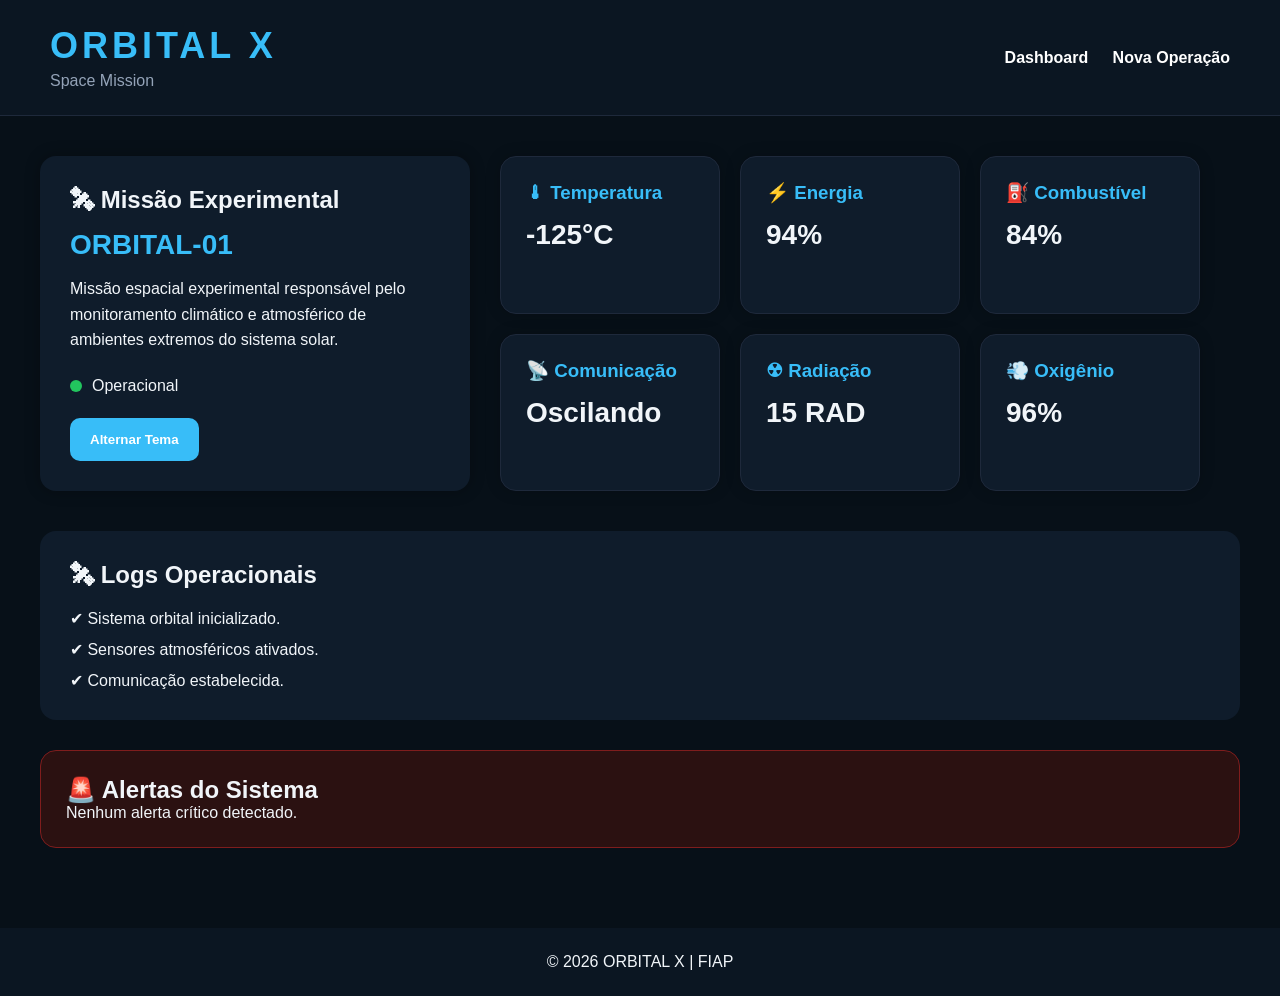
<file: index.html>
<!DOCTYPE html>
<html lang="pt-BR">

<head>

    <meta charset="UTF-8">

    <meta name="viewport"
          content="width=device-width, initial-scale=1.0">

    <title>ORBITAL X</title>

    <link rel="stylesheet"
          href="css/style.css">

</head>

<body>

    <!-- HEADER -->

    <header>

        <div class="logo-area">

            <h1>ORBITAL X</h1>

            <p>
              Space Mission
            </p>

        </div>

        <nav>

            <a href="index.html">
                Dashboard
            </a>

            <a href="cadastro.html">
                Nova Operação
            </a>

        </nav>

    </header>

    <!-- MAIN -->

    <main>

        <!-- PAINEL -->

        <section class="mission-panel">

            <article class="mission-info">

                <h2>
                    🛰 Missão Experimental
                </h2>

                <h3 id="nomeMissaoDashboard">

                    ORBITAL-01

                </h3>

                <p id="descricaoMissao">

                    Missão espacial experimental responsável
                    pelo monitoramento climático e atmosférico
                    de ambientes extremos do sistema solar.

                </p>

                <div class="status-box">

                    <span class="status-dot"></span>

                    <p id="statusMissao">

                        Operacional

                    </p>

                </div>

                <button id="themeBtn">

                    Alternar Tema

                </button>

            </article>

            <!-- DASHBOARD -->

            <section class="dashboard">

                <article class="card">

                    <h3>
                        🌡 Temperatura
                    </h3>

                    <p id="temperatura">

                        -120°C

                    </p>

                </article>

                <article class="card">

                    <h3>
                        ⚡ Energia
                    </h3>

                    <p id="energia">

                        88%

                    </p>

                </article>

                <article class="card">

                    <h3>
                        ⛽ Combustível
                    </h3>

                    <p id="combustivel">

                        72%

                    </p>

                </article>

                <article class="card">

                    <h3>
                        📡 Comunicação
                    </h3>

                    <p id="comunicacao">

                        Estável

                    </p>

                </article>

                <article class="card">

                    <h3>
                        ☢ Radiação
                    </h3>

                    <p id="radiacao">

                        15 RAD

                    </p>

                </article>

                <article class="card">

                    <h3>
                        💨 Oxigênio
                    </h3>

                    <p id="oxigenio">

                        96%

                    </p>

                </article>

            </section>

        </section>

        <!-- LOGS -->

        <section class="logs">

            <h2>
                 🛰 Logs Operacionais
            </h2>

            <div id="logContainer">

                <p>
                    ✔ Sistema orbital inicializado.
                </p>

                <p>
                    ✔ Sensores atmosféricos ativados.
                </p>

                <p>
                    ✔ Comunicação estabelecida.
                </p>

            </div>

        </section>

        <!-- ALERTAS -->

        <aside class="alerts">

            <h2>
                🚨 Alertas do Sistema
            </h2>

            <p id="alertText">

                Nenhum alerta crítico detectado.

            </p>

        </aside>

    </main>

    <!-- FOOTER -->

    <footer>

        <p>

            © 2026 ORBITAL X |
            FIAP 

        </p>

    </footer>

    <script src="js/script.js"></script>

</body>

</html>
</file>
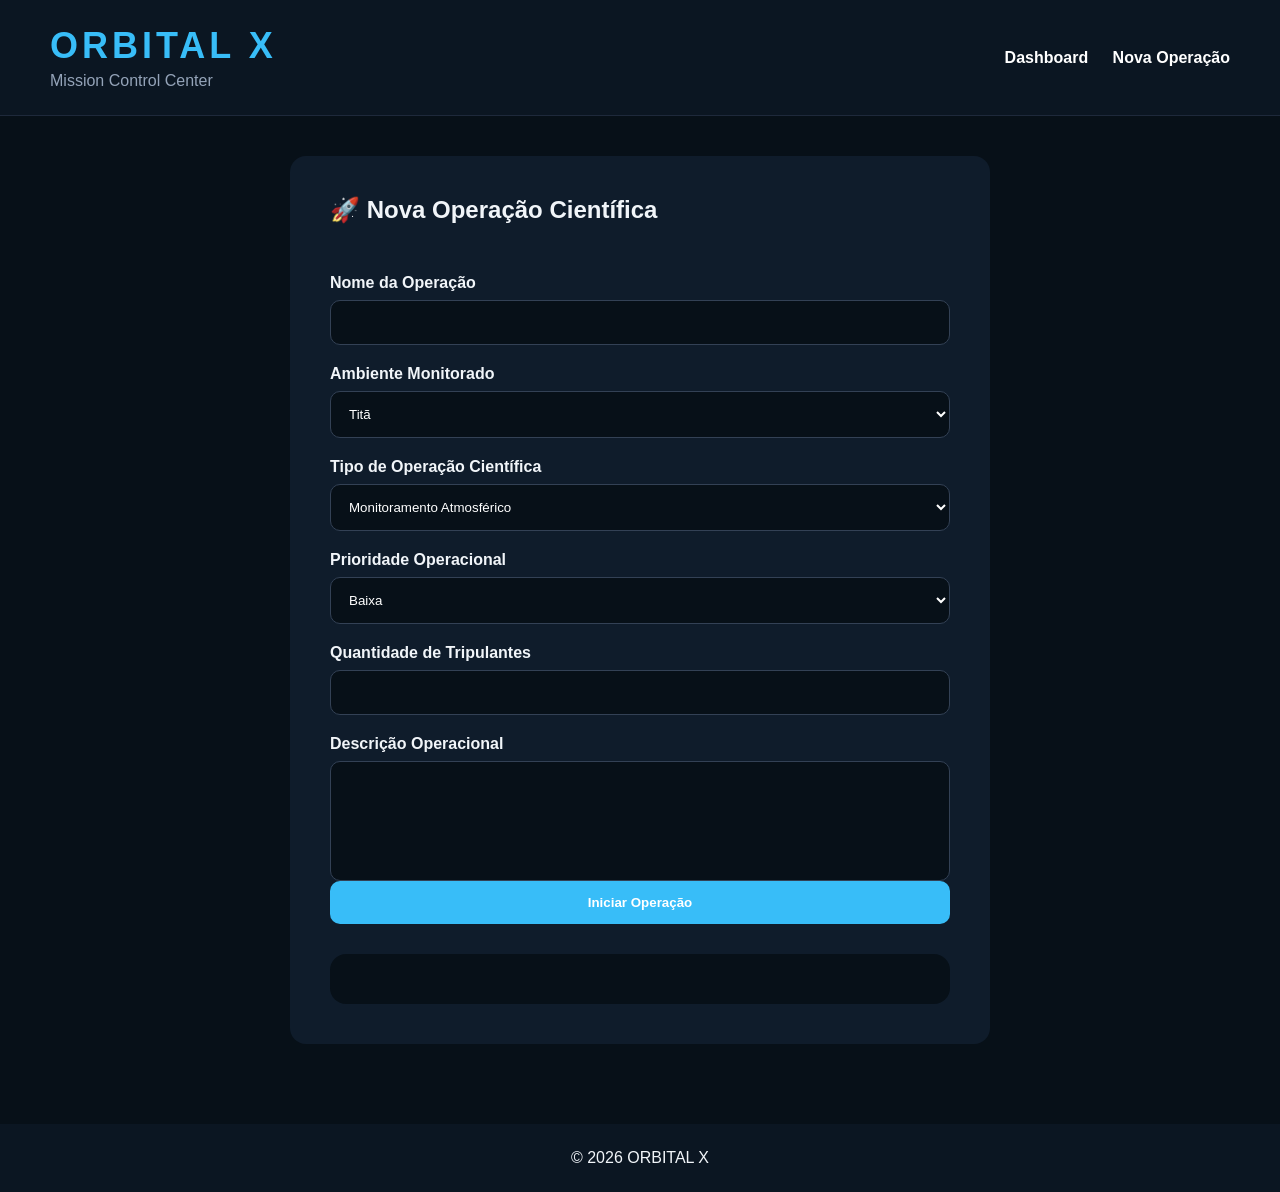
<file: cadastro.html>
<!DOCTYPE html>
<html lang="pt-BR">

<head>

    <meta charset="UTF-8">

    <meta name="viewport"
          content="width=device-width, initial-scale=1.0">

    <title>Nova Operação</title>

    <link rel="stylesheet"
          href="css/style.css">

</head>

<body>

    <header>

        <div class="logo-area">

            <h1>ORBITAL X</h1>

            <p>
                Mission Control Center
            </p>

        </div>

        <nav>

            <a href="index.html">
                Dashboard
            </a>

            <a href="cadastro.html">
                Nova Operação
            </a>

        </nav>

    </header>

    <main>

        <section class="form-section">

            <h2>
                🚀 Nova Operação Científica
            </h2>

            <form id="missionForm">

                <label>
                    Nome da Operação
                </label>

                <input type="text"
                       id="missionName"
                       required>

                <label>
                    Ambiente Monitorado
                </label>

                <select id="destination">

                    <option>Titã</option>

                    <option>Marte</option>

                    <option>Europa</option>

                    <option>Lua</option>

                </select>

                <label>
                    Tipo de Operação Científica
                </label>

                <select id="operationType">

                    <option>
                        Monitoramento Atmosférico
                    </option>

                    <option>
                        Análise de Radiação
                    </option>

                    <option>
                        Pesquisa Climática
                    </option>

                    <option>
                        Comunicação Orbital
                    </option>

                </select>

                <label>
                    Prioridade Operacional
                </label>

                <select id="priority">

                    <option>Baixa</option>

                    <option>Média</option>

                    <option>Alta</option>

                    <option>Crítica</option>

                </select>

                <label>
                    Quantidade de Tripulantes
                </label>

                <input type="number"
                       id="crew">

                <label>
                    Descrição Operacional
                </label>

                <textarea id="description"></textarea>

                <button type="submit">

                    Iniciar Operação

                </button>

            </form>

            <div id="missionResult"></div>

        </section>

    </main>

    <footer>

        <p>
            © 2026 ORBITAL X
        </p>

    </footer>

    <script src="js/script.js"></script>

</body>

</html>
</file>
<file: css/style.css>
/* RESET */

*{
    margin:0;
    padding:0;
    box-sizing:border-box;
}

/* BODY */

body{
    font-family:Arial, Helvetica, sans-serif;
    background:#071018;
    color:#f1f5f9;
    transition:0.4s;
}

/* TEMA CLARO */

body.light-mode{
    background:#edf2f7;
    color:#111827;
}

/* HEADER */

header{
    display:flex;
    justify-content:space-between;
    align-items:center;
    padding:25px 50px;
    background:#0b1622;
    border-bottom:1px solid #1e293b;
}

body.light-mode header{
    background:white;
}

/* LOGO */

.logo-area h1{
    font-size:36px;
    letter-spacing:4px;
    color:#38bdf8;
}

.logo-area p{
    margin-top:5px;
    color:#94a3b8;
}

/* NAV */

nav a{
    color:white;
    text-decoration:none;
    margin-left:20px;
    font-weight:bold;
    transition:0.3s;
}

body.light-mode nav a{
    color:#111827;
}

nav a:hover{
    color:#38bdf8;
}

/* MAIN */

main{
    padding:40px;
}

/* PAINEL */

.mission-panel{
    display:flex;
    gap:30px;
    flex-wrap:wrap;
}

.mission-info{
    flex:1;
    background:#0f1c2b;
    padding:30px;
    border-radius:16px;
    box-shadow:0 0 15px rgba(0,0,0,0.3);
}

body.light-mode .mission-info{
    background:white;
}

.mission-info h2{
    margin-bottom:15px;
}

.mission-info h3{
    font-size:28px;
    color:#38bdf8;
    margin-bottom:15px;
}

.mission-info p{
    line-height:1.6;
}

/* STATUS */

.status-box{
    display:flex;
    align-items:center;
    margin-top:20px;
    margin-bottom:20px;
}

.status-dot{
    width:12px;
    height:12px;
    border-radius:50%;
    background:#22c55e;
    margin-right:10px;
}

/* BOTÕES */

button{
    padding:14px 20px;
    border:none;
    border-radius:10px;
    background:#38bdf8;
    color:white;
    font-weight:bold;
    cursor:pointer;
    transition:0.3s;
}

button:hover{
    transform:translateY(-2px);
    opacity:0.9;
}

/* DASHBOARD */

.dashboard{
    flex:2;
    display:flex;
    flex-wrap:wrap;
    gap:20px;
}

.card{
    width:220px;
    background:#0f1c2b;
    padding:25px;
    border-radius:16px;
    border:1px solid #1e293b;
    box-shadow:0 0 15px rgba(0,0,0,0.2);
}

body.light-mode .card{
    background:white;
}

.card h3{
    margin-bottom:15px;
    color:#38bdf8;
}

.card p{
    font-size:28px;
    font-weight:bold;
}

/* LOGS */

.logs{
    margin-top:40px;
    background:#0f1c2b;
    padding:30px;
    border-radius:16px;
}

body.light-mode .logs{
    background:white;
}

.logs h2{
    margin-bottom:20px;
}

#logContainer p{
    margin-top:12px;
}

/* ALERTAS */

.alerts{
    margin-top:30px;
    background:#2b1111;
    border:1px solid #7f1d1d;
    padding:25px;
    border-radius:16px;
}

body.light-mode .alerts{
    background:#fee2e2;
}

/* FORMULÁRIO */

.form-section{
    max-width:700px;
    margin:auto;
    background:#0f1c2b;
    padding:40px;
    border-radius:16px;
}

body.light-mode .form-section{
    background:white;
}

.form-section h2{
    margin-bottom:30px;
}

form{
    display:flex;
    flex-direction:column;
}

label{
    margin-top:20px;
    margin-bottom:8px;
    font-weight:bold;
}

input,
select,
textarea{
    padding:14px;
    border-radius:10px;
    border:1px solid #334155;
    background:#071018;
    color:white;
}

body.light-mode input,
body.light-mode select,
body.light-mode textarea{
    background:#f8fafc;
    color:black;
}

textarea{
    resize:none;
    height:120px;
}

input:focus,
select:focus,
textarea:focus{
    outline:none;
    border-color:#38bdf8;
}

/* RESULTADO */

#missionResult{
    margin-top:30px;
    padding:25px;
    border-radius:16px;
    background:#071018;
    line-height:1.7;
}

body.light-mode #missionResult{
    background:#e2e8f0;
}

/* FOOTER */

footer{
    margin-top:40px;
    text-align:center;
    padding:25px;
    background:#0b1622;
}

body.light-mode footer{
    background:white;
}

/* RESPONSIVIDADE */

@media(max-width:768px){

    header{
        flex-direction:column;
        gap:20px;
        padding:25px;
    }

    .mission-panel{
        flex-direction:column;
    }

    .dashboard{
        justify-content:center;
    }

    .card{
        width:100%;
    }

    main{
        padding:20px;
    }

}
</file>
